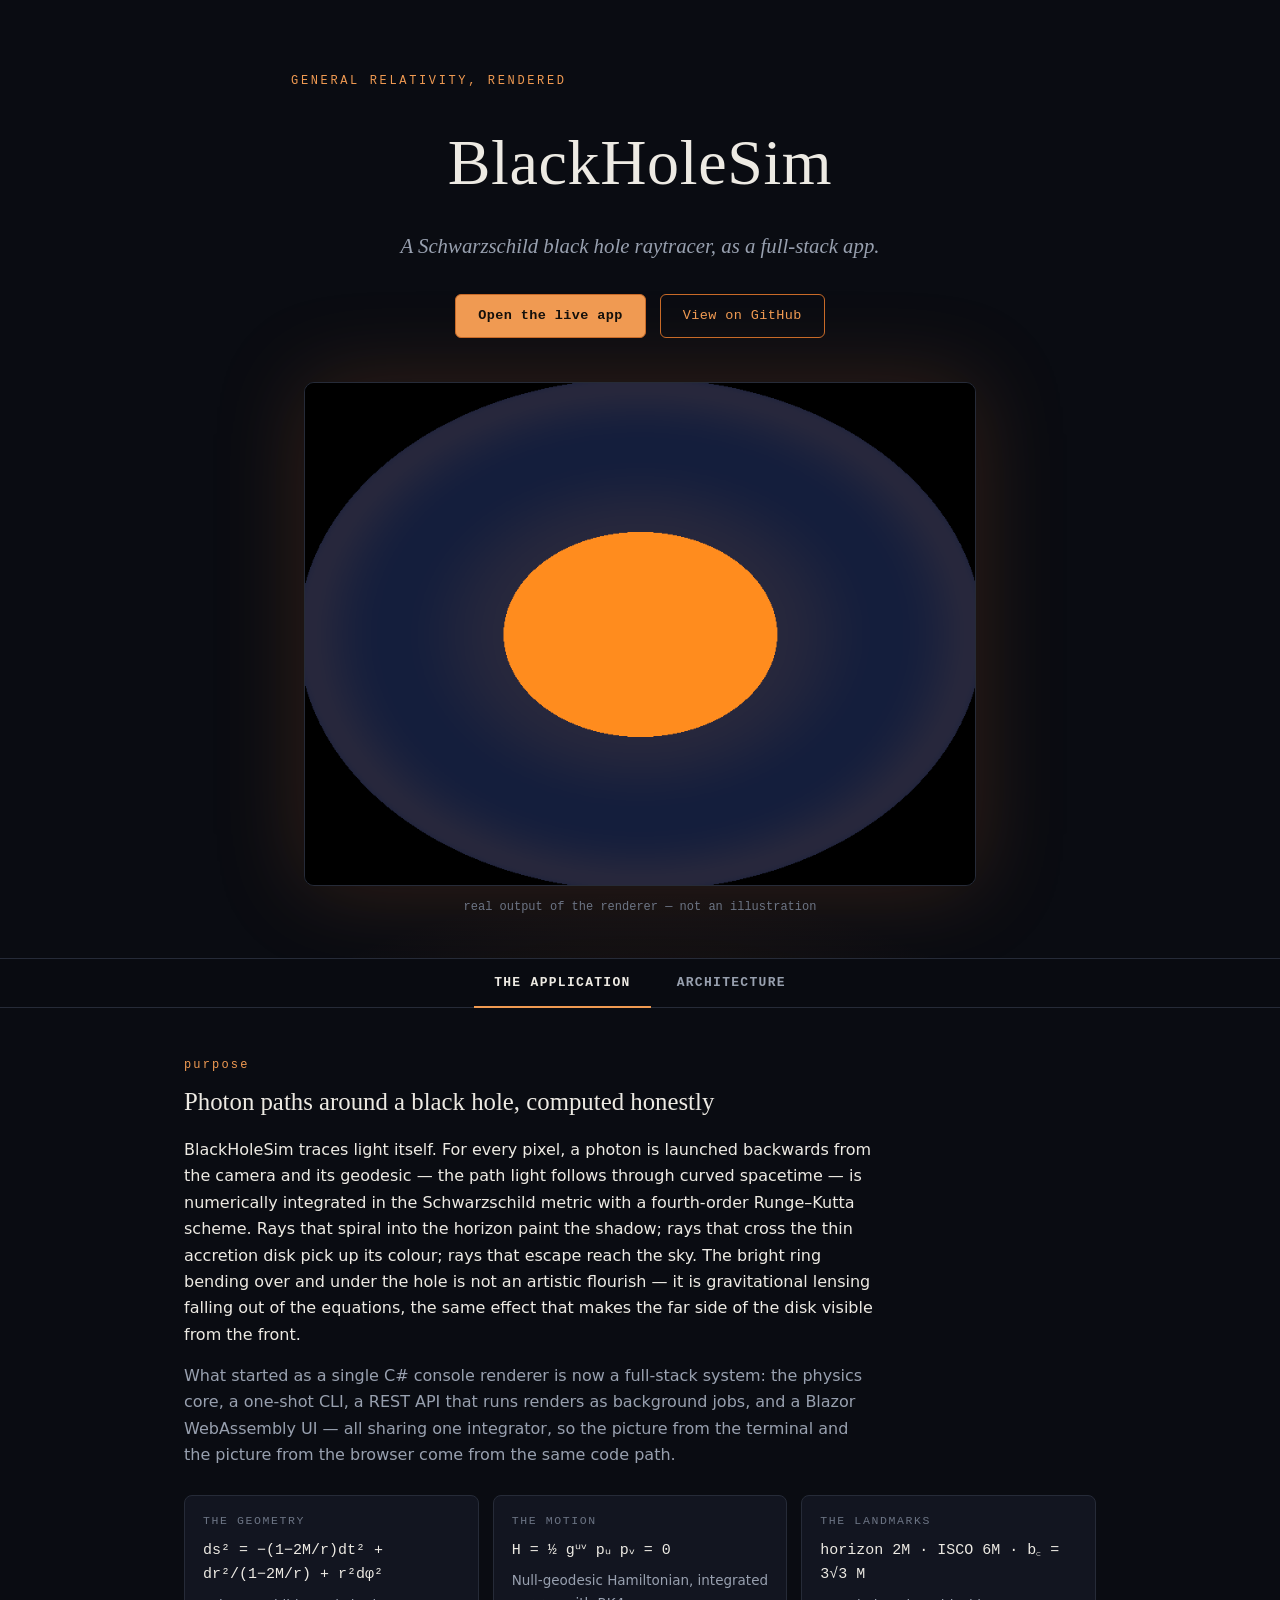
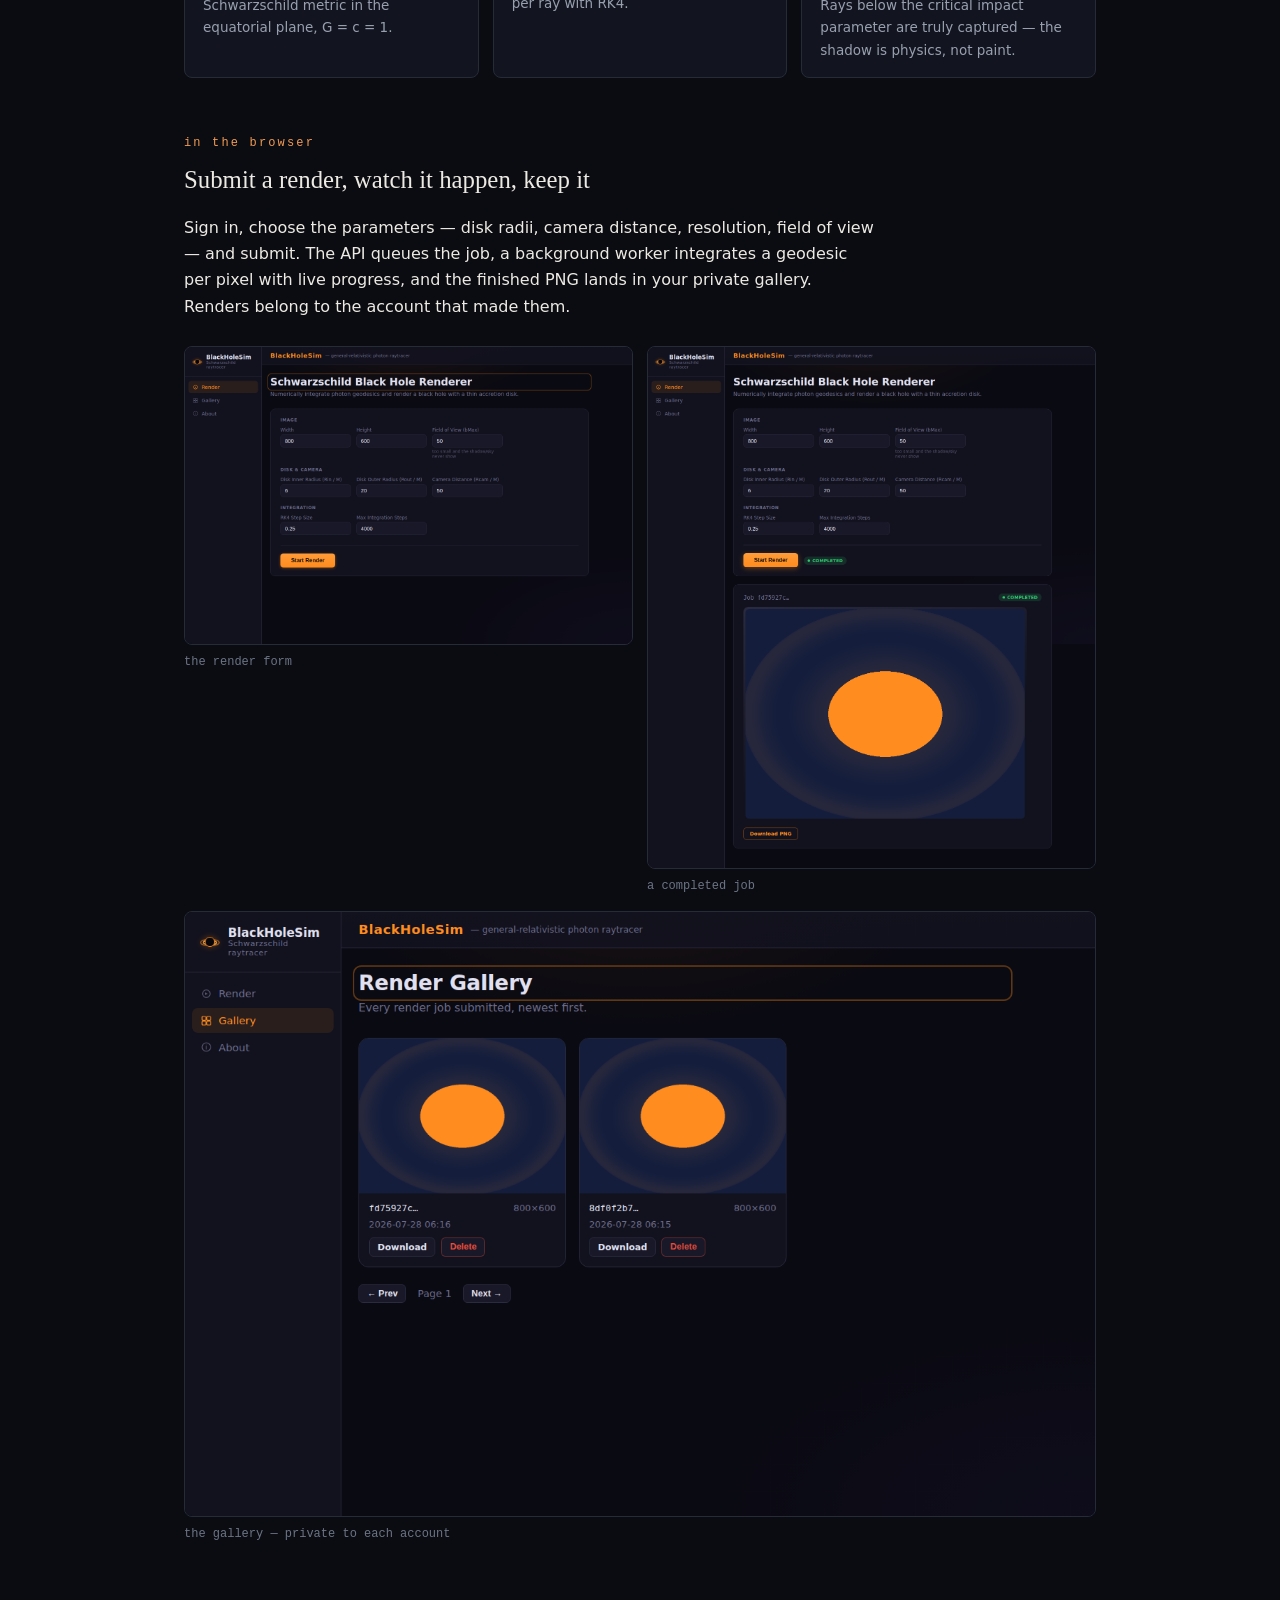
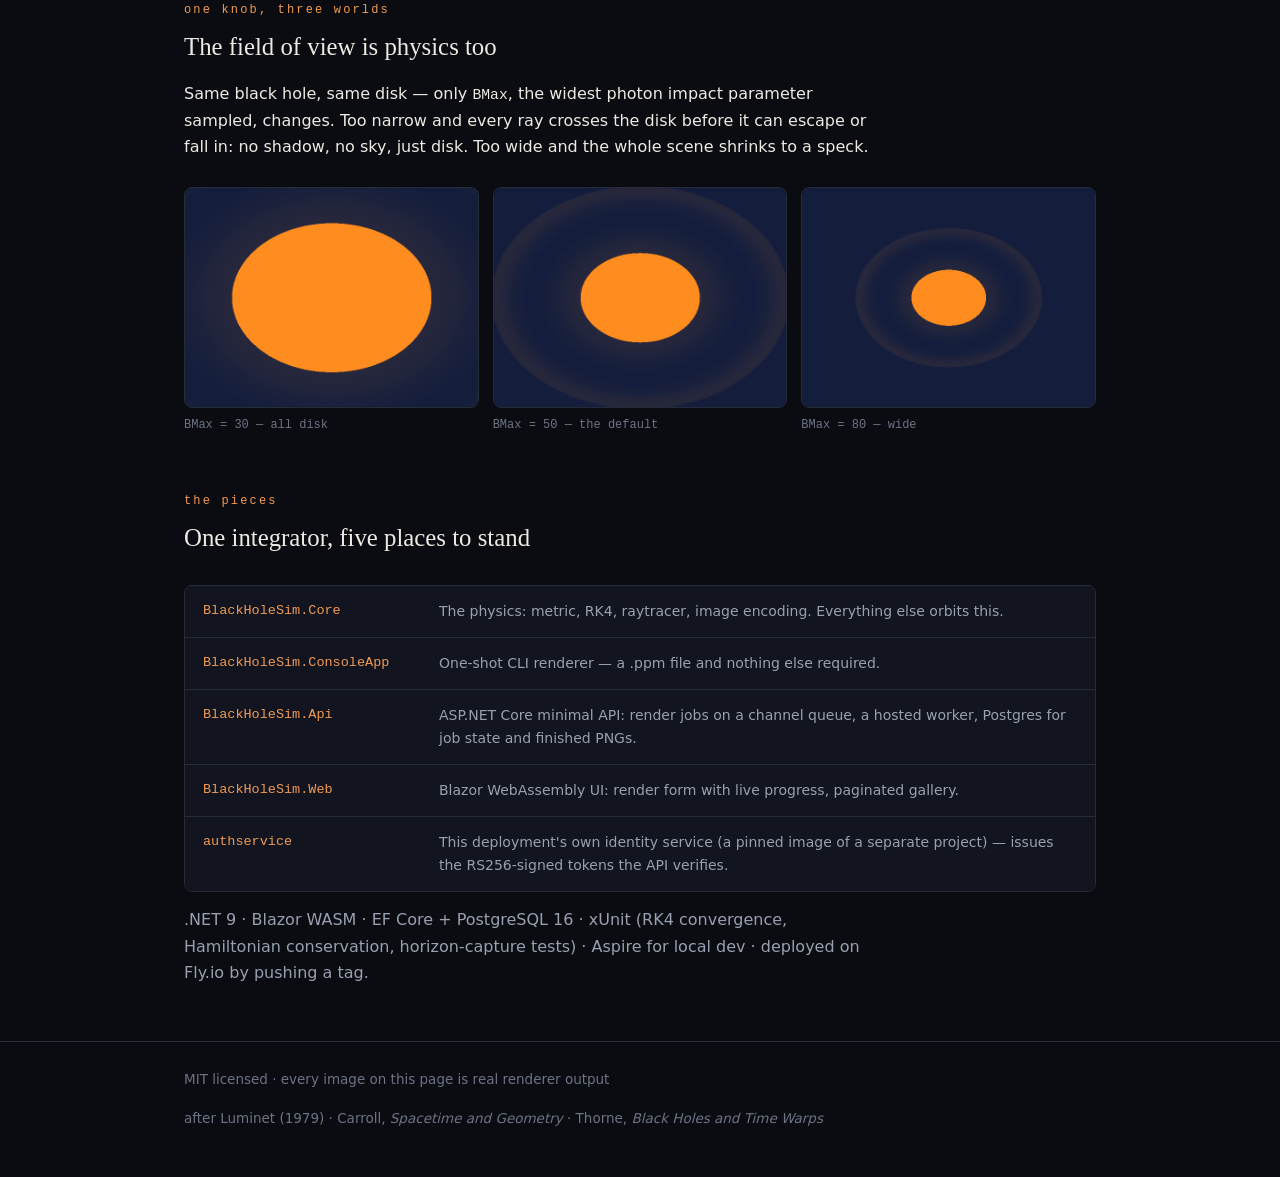
<file: docs/index.html>
<!doctype html>
<html lang="en">
<head>
<meta charset="utf-8">
<meta name="viewport" content="width=device-width, initial-scale=1">
<title>BlackHoleSim — a black hole raytracer, as a full-stack app</title>
<meta name="description" content="Photon geodesics in general relativity, numerically integrated in C# and rendered into an image of a black hole with a thin accretion disk — from a console renderer to a deployed web app.">
<meta property="og:title" content="BlackHoleSim">
<meta property="og:description" content="A Schwarzschild black hole raytracer, as a full-stack app.">
<meta property="og:image" content="https://konradcinkusz.github.io/black-hole-sim/example_blackhole.png">
<link rel="icon" href="data:image/svg+xml,%3Csvg xmlns='http://www.w3.org/2000/svg' viewBox='0 0 32 32'%3E%3Ccircle cx='16' cy='16' r='13' fill='none' stroke='%23F09A52' stroke-width='3'/%3E%3Ccircle cx='16' cy='16' r='7' fill='%23000'/%3E%3C/svg%3E">
<style>
  :root {
    --space: #0A0C12;
    --panel: #121520;
    --panel-2: #171B28;
    --ink: #EDEAE3;
    --muted: #98A0AF;
    --faint: #6C7484;
    --line: #262B38;
    --accent: #F09A52;
    --accent-deep: #C86A28;
    --accent-soft: rgba(240, 154, 82, 0.09);
    --ok: #46B87E;
    --idle: #8A93A2;
    --warn: #D9A83C;
    --serif: Georgia, "Iowan Old Style", "Palatino Linotype", "Times New Roman", serif;
    --sans: system-ui, -apple-system, "Segoe UI", Roboto, sans-serif;
    --mono: ui-monospace, "SF Mono", "Cascadia Code", "JetBrains Mono", Menlo, Consolas, monospace;
  }

  * { box-sizing: border-box; }
  html { scroll-behavior: smooth; }
  body {
    margin: 0;
    background: var(--space);
    color: var(--ink);
    font-family: var(--sans);
    font-size: 16px;
    line-height: 1.65;
    -webkit-font-smoothing: antialiased;
  }
  a { color: var(--accent); text-decoration-thickness: 1px; text-underline-offset: 3px; }
  a:hover { color: #F7B87E; }
  a:focus-visible, button:focus-visible {
    outline: 2px solid var(--accent);
    outline-offset: 3px;
    border-radius: 3px;
  }
  code { font-family: var(--mono); font-size: 0.92em; color: var(--ink); }
  img { max-width: 100%; height: auto; display: block; }

  .wrap { max-width: 960px; margin: 0 auto; padding: 0 24px; }

  /* ---------- hero ---------- */
  header {
    position: relative;
    padding: 72px 0 40px;
    text-align: center;
    background:
      radial-gradient(ellipse 620px 340px at 50% 118%, rgba(200, 106, 40, 0.16), transparent 70%),
      var(--space);
    border-bottom: 1px solid var(--line);
    overflow: hidden;
  }
  .eyebrow {
    font-family: var(--mono);
    font-size: 12px;
    letter-spacing: 0.22em;
    text-transform: uppercase;
    color: var(--accent);
    margin: 0 0 18px;
  }
  h1 {
    font-family: var(--serif);
    font-weight: 400;
    font-size: clamp(2.6rem, 7vw, 4rem);
    letter-spacing: 0.01em;
    margin: 0 0 14px;
    text-wrap: balance;
  }
  .tagline {
    font-family: var(--serif);
    font-style: italic;
    font-size: clamp(1.05rem, 2.6vw, 1.3rem);
    color: var(--muted);
    max-width: 34em;
    margin: 0 auto 30px;
    text-wrap: balance;
  }
  .cta { display: flex; gap: 14px; justify-content: center; flex-wrap: wrap; margin-bottom: 8px; }
  .btn {
    display: inline-block;
    font-family: var(--mono);
    font-size: 13.5px;
    letter-spacing: 0.03em;
    text-decoration: none;
    padding: 10px 22px;
    border-radius: 6px;
    border: 1px solid var(--accent-deep);
    transition: background 0.15s ease, color 0.15s ease;
  }
  .btn-solid { background: var(--accent); color: #14100B; font-weight: 600; }
  .btn-solid:hover { background: #F7B87E; color: #14100B; }
  .btn-ghost { color: var(--accent); }
  .btn-ghost:hover { background: var(--accent-soft); color: #F7B87E; }

  .hero-figure { margin: 44px auto 0; max-width: 720px; padding: 0 24px; }
  .hero-figure img {
    margin: 0 auto;
    border: 1px solid var(--line);
    border-radius: 10px;
    box-shadow: 0 0 90px rgba(200, 106, 40, 0.22);
  }
  .hero-figure figcaption {
    font-family: var(--mono);
    font-size: 12px;
    color: var(--faint);
    margin-top: 12px;
  }

  /* ---------- tabs ---------- */
  .tabs {
    display: flex;
    justify-content: center;
    gap: 6px;
    border-bottom: 1px solid var(--line);
    position: sticky;
    top: 0;
    background: rgba(10, 12, 18, 0.94);
    backdrop-filter: blur(6px);
    z-index: 10;
  }
  .tabs [role="tab"] {
    appearance: none;
    background: none;
    border: none;
    border-bottom: 2px solid transparent;
    margin-bottom: -1px;
    padding: 16px 20px;
    font-family: var(--mono);
    font-size: 13px;
    font-weight: 600;
    letter-spacing: 0.1em;
    text-transform: uppercase;
    color: var(--muted);
    cursor: pointer;
    transition: color 0.15s ease;
  }
  .tabs [role="tab"]:hover { color: var(--ink); }
  .tabs [role="tab"][aria-selected="true"] { color: var(--ink); border-bottom-color: var(--accent); }

  main { padding: 48px 0 40px; }
  section[role="tabpanel"] > .wrap > *:first-child { margin-top: 0; }

  h2 {
    font-family: var(--serif);
    font-weight: 400;
    font-size: 1.55rem;
    margin: 56px 0 14px;
    text-wrap: balance;
  }
  h2:first-child { margin-top: 0; }
  h2 .no {
    font-family: var(--mono);
    font-size: 12px;
    color: var(--accent);
    letter-spacing: 0.18em;
    display: block;
    margin-bottom: 6px;
  }
  p { max-width: 68ch; margin: 0 0 15px; color: var(--ink); }
  .dim { color: var(--muted); }

  /* physics strip */
  .facts { display: grid; grid-template-columns: repeat(3, 1fr); gap: 14px; margin: 26px 0 0; }
  @media (max-width: 720px) { .facts { grid-template-columns: 1fr; } }
  .fact {
    background: var(--panel);
    border: 1px solid var(--line);
    border-radius: 8px;
    padding: 16px 18px;
  }
  .fact .k { font-family: var(--mono); font-size: 11.5px; letter-spacing: 0.14em; text-transform: uppercase; color: var(--faint); margin: 0 0 8px; }
  .fact .v { font-family: var(--mono); font-size: 15px; color: var(--ink); margin: 0 0 6px; }
  .fact p { font-size: 13.5px; color: var(--muted); margin: 0; }

  /* screenshots */
  .shots { display: grid; grid-template-columns: 1fr 1fr; gap: 14px; margin-top: 26px; }
  @media (max-width: 720px) { .shots { grid-template-columns: 1fr; } }
  .shots figure, .strip figure { margin: 0; }
  .shots img, .strip img { border: 1px solid var(--line); border-radius: 8px; background: var(--panel); }
  .shots figcaption, .strip figcaption { font-family: var(--mono); font-size: 12px; color: var(--faint); margin-top: 8px; }
  .shots .wide { grid-column: 1 / -1; }

  .strip { display: grid; grid-template-columns: repeat(3, 1fr); gap: 14px; margin-top: 26px; }
  @media (max-width: 720px) { .strip { grid-template-columns: 1fr; } }

  /* pieces */
  .pieces { margin: 26px 0 0; display: grid; gap: 0; border: 1px solid var(--line); border-radius: 8px; overflow: hidden; }
  .piece {
    display: grid;
    grid-template-columns: 220px 1fr;
    gap: 16px;
    padding: 14px 18px;
    background: var(--panel);
    border-bottom: 1px solid var(--line);
  }
  .piece:last-child { border-bottom: none; }
  @media (max-width: 720px) { .piece { grid-template-columns: 1fr; gap: 2px; } }
  .piece code { color: var(--accent); font-size: 13.5px; }
  .piece span { color: var(--muted); font-size: 14px; }

  /* ---------- architecture tab ---------- */
  .diagram-wrap {
    background: var(--panel);
    border: 1px solid var(--line);
    border-radius: 10px;
    padding: 20px 14px 12px;
    overflow-x: auto;
    margin-top: 26px;
  }
  .diagram-wrap svg { display: block; min-width: 760px; max-width: 100%; height: auto; margin: 0 auto; }
  figure.diagram { margin: 0; }
  figure.diagram figcaption { font-size: 13.5px; color: var(--muted); margin-top: 12px; max-width: 74ch; }

  .box { fill: var(--panel-2); stroke: var(--line); stroke-width: 1.2; }
  .browser-box { fill: var(--space); stroke: var(--muted); stroke-width: 1.2; }
  .boundary { fill: none; stroke: var(--muted); stroke-width: 1; stroke-dasharray: 5 5; opacity: 0.75; }
  .band { fill: var(--accent-soft); stroke: none; }
  .name { font-family: var(--mono); font-size: 13px; font-weight: 600; fill: var(--ink); }
  .meta { font-family: var(--sans); font-size: 11.5px; fill: var(--muted); }
  .lbl { font-family: var(--sans); font-size: 12px; fill: var(--muted); }
  .lbl-strong { font-family: var(--mono); font-size: 11.5px; fill: var(--ink); }
  .lbl-accent { font-family: var(--sans); font-size: 11.5px; fill: var(--accent); }
  .edge { fill: none; stroke: var(--muted); stroke-width: 1.4; }
  .edge-private { fill: none; stroke: var(--muted); stroke-width: 1.4; stroke-dasharray: 4 4; }
  .edge-accent { fill: none; stroke: var(--accent); stroke-width: 1.6; }
  .head { fill: var(--muted); }
  .head-accent { fill: var(--accent); }
  .dot-on { fill: var(--ok); }
  .dot-zero { fill: none; stroke: var(--idle); stroke-width: 1.5; }
  .cyl { fill: var(--space); stroke: var(--muted); stroke-width: 1; }
  .origin { fill: var(--accent); }

  .table-wrap { overflow-x: auto; border: 1px solid var(--line); border-radius: 8px; margin-top: 26px; }
  table { border-collapse: collapse; width: 100%; font-size: 14px; background: var(--panel); }
  th {
    font-family: var(--mono);
    font-size: 11px;
    letter-spacing: 0.09em;
    text-transform: uppercase;
    text-align: left;
    color: var(--faint);
    font-weight: 600;
    padding: 11px 16px;
    border-bottom: 1px solid var(--line);
    white-space: nowrap;
  }
  td { padding: 11px 16px; border-bottom: 1px solid var(--line); vertical-align: top; color: var(--muted); }
  td:first-child { color: var(--ink); white-space: nowrap; }
  tr:last-child td { border-bottom: none; }
  td code { white-space: nowrap; }

  footer {
    border-top: 1px solid var(--line);
    padding: 26px 0 48px;
    font-size: 13.5px;
    color: var(--faint);
  }
  footer .wrap { display: flex; justify-content: space-between; gap: 16px; flex-wrap: wrap; }

  @media (prefers-reduced-motion: reduce) {
    html { scroll-behavior: auto; }
    .btn, .tabs [role="tab"] { transition: none; }
  }
</style>
</head>
<body>

<header>
  <div class="wrap">
    <p class="eyebrow">general relativity, rendered</p>
    <h1>BlackHoleSim</h1>
    <p class="tagline">A Schwarzschild black hole raytracer, as a full-stack app.</p>
    <div class="cta">
      <a class="btn btn-solid" href="https://blackholesim-web.fly.dev">Open the live app</a>
      <a class="btn btn-ghost" href="https://github.com/konradcinkusz/black-hole-sim">View on GitHub</a>
    </div>
  </div>
  <figure class="hero-figure">
    <img src="example_blackhole.png" width="720" alt="Rendered image of a black hole: a dark central shadow surrounded by a bright orange accretion disk, bent above and below the hole by gravitational lensing.">
    <figcaption>real output of the renderer — not an illustration</figcaption>
  </figure>
</header>

<div class="tabs" role="tablist" aria-label="Page sections">
  <button type="button" role="tab" id="tab-app" aria-controls="panel-app" aria-selected="true">The application</button>
  <button type="button" role="tab" id="tab-arch" aria-controls="panel-arch" aria-selected="false" tabindex="-1">Architecture</button>
</div>

<main>
  <!-- ============================ TAB 1 ============================ -->
  <section id="panel-app" role="tabpanel" aria-labelledby="tab-app">
    <div class="wrap">

      <h2><span class="no">purpose</span>Photon paths around a black hole, computed honestly</h2>
      <p>
        BlackHoleSim traces light itself. For every pixel, a photon is launched backwards from the
        camera and its geodesic — the path light follows through curved spacetime — is numerically
        integrated in the Schwarzschild metric with a fourth-order Runge–Kutta scheme. Rays that
        spiral into the horizon paint the shadow; rays that cross the thin accretion disk pick up
        its colour; rays that escape reach the sky. The bright ring bending over and under the hole
        is not an artistic flourish — it is gravitational lensing falling out of the equations,
        the same effect that makes the far side of the disk visible from the front.
      </p>
      <p class="dim">
        What started as a single C# console renderer is now a full-stack system: the physics core,
        a one-shot CLI, a REST API that runs renders as background jobs, and a Blazor WebAssembly
        UI — all sharing one integrator, so the picture from the terminal and the picture from the
        browser come from the same code path.
      </p>

      <div class="facts" aria-label="Key physical quantities">
        <div class="fact">
          <p class="k">the geometry</p>
          <p class="v">ds² = −(1−2M/r)dt² + dr²/(1−2M/r) + r²dφ²</p>
          <p>Schwarzschild metric in the equatorial plane, G = c = 1.</p>
        </div>
        <div class="fact">
          <p class="k">the motion</p>
          <p class="v">H = ½ gᵘᵛ pᵤ pᵥ = 0</p>
          <p>Null-geodesic Hamiltonian, integrated per ray with RK4.</p>
        </div>
        <div class="fact">
          <p class="k">the landmarks</p>
          <p class="v">horizon 2M · ISCO 6M · b꜀ = 3√3 M</p>
          <p>Rays below the critical impact parameter are truly captured — the shadow is physics, not paint.</p>
        </div>
      </div>

      <h2><span class="no">in the browser</span>Submit a render, watch it happen, keep it</h2>
      <p>
        Sign in, choose the parameters — disk radii, camera distance, resolution, field of view —
        and submit. The API queues the job, a background worker integrates a geodesic per pixel with
        live progress, and the finished PNG lands in your private gallery. Renders belong to the
        account that made them.
      </p>
      <div class="shots">
        <figure>
          <img src="img/web-render-form.png" alt="The render form in the web UI, with fields for disk radii, camera distance, resolution and BMax.">
          <figcaption>the render form</figcaption>
        </figure>
        <figure>
          <img src="img/web-render-result.png" alt="A completed render job in the web UI showing the finished black hole image and job details.">
          <figcaption>a completed job</figcaption>
        </figure>
        <figure class="wide">
          <img src="img/web-gallery.png" alt="The gallery page of the web UI showing a grid of finished black hole renders.">
          <figcaption>the gallery — private to each account</figcaption>
        </figure>
      </div>

      <h2><span class="no">one knob, three worlds</span>The field of view is physics too</h2>
      <p>
        Same black hole, same disk — only <code>BMax</code>, the widest photon impact parameter
        sampled, changes. Too narrow and every ray crosses the disk before it can escape or fall in:
        no shadow, no sky, just disk. Too wide and the whole scene shrinks to a speck.
      </p>
      <div class="strip">
        <figure>
          <img src="img/sim_bmax30.png" alt="Render with BMax 30: the frame is filled with flat disk colour, no shadow or sky visible.">
          <figcaption>BMax = 30 — all disk</figcaption>
        </figure>
        <figure>
          <img src="img/sim_bmax50.png" alt="Render with BMax 50: shadow, lensed disk and sky in balanced proportion.">
          <figcaption>BMax = 50 — the default</figcaption>
        </figure>
        <figure>
          <img src="img/sim_bmax80.png" alt="Render with BMax 80: a small black hole and disk in a mostly empty frame.">
          <figcaption>BMax = 80 — wide</figcaption>
        </figure>
      </div>

      <h2><span class="no">the pieces</span>One integrator, five places to stand</h2>
      <div class="pieces">
        <div class="piece"><code>BlackHoleSim.Core</code><span>The physics: metric, RK4, raytracer, image encoding. Everything else orbits this.</span></div>
        <div class="piece"><code>BlackHoleSim.ConsoleApp</code><span>One-shot CLI renderer — a .ppm file and nothing else required.</span></div>
        <div class="piece"><code>BlackHoleSim.Api</code><span>ASP.NET Core minimal API: render jobs on a channel queue, a hosted worker, Postgres for job state and finished PNGs.</span></div>
        <div class="piece"><code>BlackHoleSim.Web</code><span>Blazor WebAssembly UI: render form with live progress, paginated gallery.</span></div>
        <div class="piece"><code>authservice</code><span>This deployment's own identity service (a pinned image of a separate project) — issues the RS256-signed tokens the API verifies.</span></div>
      </div>
      <p class="dim" style="margin-top:15px;">
        .NET 9 · Blazor WASM · EF Core + PostgreSQL 16 · xUnit (RK4 convergence, Hamiltonian
        conservation, horizon-capture tests) · Aspire for local dev · deployed on Fly.io by pushing a tag.
      </p>

    </div>
  </section>

  <!-- ============================ TAB 2 ============================ -->
  <section id="panel-arch" role="tabpanel" aria-labelledby="tab-arch" hidden>
    <div class="wrap">

      <h2><span class="no">deployed on fly.io</span>Four apps, one per service</h2>
      <p>
        The web app only hands the browser a bundle — after that, the <em>browser</em> talks to the
        API and the identity service directly, cross-origin. Server-side there are exactly three
        edges: two private ones into Postgres, and one deliberate public one for key discovery.
      </p>

      <figure class="diagram">
        <div class="diagram-wrap">
        <svg viewBox="0 0 920 600" role="img"
             aria-label="Topology of the four BlackHoleSim Fly apps: the browser loads the bundle from blackholesim-web, signs in against blackholesim-auth, and calls blackholesim-api with a bearer token — all through the Fly edge proxy. The API and auth service each reach blackholesim-postgres over the private network; the API fetches auth's public keys over its public hostname so the proxy can wake it.">
          <defs>
            <marker id="arw" markerWidth="8" markerHeight="8" refX="7" refY="4" orient="auto">
              <path class="head" d="M0,0 L8,4 L0,8 z"/>
            </marker>
            <marker id="arwA" markerWidth="8" markerHeight="8" refX="7" refY="4" orient="auto">
              <path class="head-accent" d="M0,0 L8,4 L0,8 z"/>
            </marker>
          </defs>

          <rect class="browser-box" x="370" y="24" width="180" height="52" rx="5"/>
          <text class="name" x="460" y="47" text-anchor="middle">Browser</text>
          <text class="meta" x="460" y="64" text-anchor="middle">Blazor WASM runs here</text>

          <rect class="boundary" x="40" y="120" width="840" height="464" rx="8"/>
          <rect class="band" x="41" y="121" width="838" height="35"/>
          <text class="lbl-strong" x="56" y="142">Fly edge proxy · *.fly.dev · TLS · wakes stopped machines</text>
          <text class="lbl" x="56" y="572">Fly.io org · private network (6PN) · all apps in fra</text>

          <polyline class="edge" points="410,76 410,96 175,96 175,206" marker-end="url(#arw)"/>
          <polyline class="edge" points="460,76 460,206" marker-end="url(#arw)"/>
          <polyline class="edge" points="510,76 510,96 735,96 735,206" marker-end="url(#arw)"/>
          <text class="lbl" x="175" y="184" text-anchor="middle">① app bundle</text>
          <text class="lbl" x="448" y="184" text-anchor="end">② sign-in · tokens</text>
          <text class="lbl" x="745" y="112">③ /api/* · Bearer</text>

          <circle class="origin" cx="660" cy="206" r="3"/>
          <polyline class="edge-accent" points="660,206 660,138 520,138 520,206" marker-end="url(#arwA)"/>
          <text class="lbl-accent" x="532" y="176">jwks.json — public keys only, fetched lazily</text>
          <text class="lbl-accent" x="532" y="192">public hostname, so the proxy can wake auth</text>

          <rect class="box" x="70" y="210" width="210" height="90" rx="5"/>
          <circle class="dot-zero" cx="264" cy="226" r="4"/>
          <text class="name" x="86" y="234">blackholesim-web</text>
          <text class="meta" x="86" y="254">nginx · serves the WASM bundle</text>
          <text class="meta" x="86" y="272">scales to zero · 256 MB</text>

          <rect class="box" x="330" y="210" width="230" height="90" rx="5"/>
          <circle class="dot-zero" cx="544" cy="226" r="4"/>
          <text class="name" x="346" y="234">blackholesim-auth</text>
          <text class="meta" x="346" y="254">authservice v0.3.0 · pinned image</text>
          <text class="meta" x="346" y="272">scales to zero · signs RS256</text>

          <rect class="box" x="620" y="210" width="230" height="90" rx="5"/>
          <circle class="dot-on" cx="834" cy="226" r="4"/>
          <text class="name" x="636" y="234">blackholesim-api</text>
          <text class="meta" x="636" y="254">ASP.NET Core · RenderWorker</text>
          <text class="meta" x="636" y="272">1 machine pinned · 2x CPU · 1 GB</text>

          <polyline class="edge-private" points="445,300 445,412 560,412 560,436" marker-end="url(#arw)"/>
          <polyline class="edge-private" points="735,300 735,436" marker-end="url(#arw)"/>
          <text class="lbl" x="455" y="340">db authservice</text>
          <text class="lbl" x="727" y="340" text-anchor="end">db blackholesim</text>

          <rect class="box" x="470" y="440" width="320" height="120" rx="5"/>
          <circle class="dot-on" cx="774" cy="456" r="4"/>
          <text class="name" x="486" y="464">blackholesim-postgres</text>
          <text class="meta" x="486" y="482">postgres:16 · 1 machine · 3 GB volume</text>
          <text class="lbl-strong" x="486" y="502">.internal:5432 — no public IP</text>
          <path class="cyl" d="M518,522 a22,6 0 0 1 44,0 v22 a22,6 0 0 1 -44,0 z"/>
          <ellipse class="cyl" cx="540" cy="522" rx="22" ry="6"/>
          <text class="meta" x="570" y="538">authservice</text>
          <path class="cyl" d="M638,522 a22,6 0 0 1 44,0 v22 a22,6 0 0 1 -44,0 z"/>
          <ellipse class="cyl" cx="660" cy="522" rx="22" ry="6"/>
          <text class="meta" x="690" y="538">blackholesim</text>

          <line class="edge" x1="70" y1="452" x2="118" y2="452" marker-end="url(#arw)"/>
          <text class="lbl" x="128" y="456">browser-originated HTTPS, cross-origin</text>
          <line class="edge-accent" x1="70" y1="478" x2="118" y2="478" marker-end="url(#arwA)"/>
          <text class="lbl" x="128" y="482">server-to-server, via the public proxy</text>
          <line class="edge-private" x1="70" y1="504" x2="118" y2="504" marker-end="url(#arw)"/>
          <text class="lbl" x="128" y="508">private network (6PN), never public</text>
          <circle class="dot-on" cx="76" cy="532" r="4"/>
          <text class="lbl" x="88" y="536">machine always running</text>
          <circle class="dot-zero" cx="76" cy="556" r="4"/>
          <text class="lbl" x="88" y="560">stops when idle, proxy restarts it</text>
        </svg>
        </div>
        <figcaption>
          All user traffic enters through the Fly edge proxy, which is also what lets
          <code>web</code> and <code>auth</code> scale to zero. Server-side, Postgres is reachable only over
          the private network, while the API reaches auth over its public hostname — the one arrow worth
          reading twice.
        </figcaption>
      </figure>

      <h2><span class="no">the edges</span>Every arrow, spelled out</h2>
      <div class="table-wrap">
        <table>
          <thead>
            <tr><th>Edge</th><th>What moves</th><th>Why this address</th></tr>
          </thead>
          <tbody>
            <tr>
              <td>① browser → web</td>
              <td>The Blazor WASM bundle, plus <code>appsettings.json</code> rewritten at container start with the API and auth URLs.</td>
              <td>Only a browser ever calls this app — a cold start is a slow first page, not a failed call.</td>
            </tr>
            <tr>
              <td>② browser → auth</td>
              <td>Register, sign-in, token refresh. Issues RS256-signed JWTs; never proxied through the API.</td>
              <td>Cross-origin from the web app's origin, allowed explicitly via CORS.</td>
            </tr>
            <tr>
              <td>③ browser → api</td>
              <td>All <code>/api/*</code> calls with <code>Authorization: Bearer</code> — submit render, poll status, fetch PNG, delete.</td>
              <td>Same CORS story; the API validates the token signature locally on every request.</td>
            </tr>
            <tr>
              <td>api → auth</td>
              <td>Public signing keys only, from <code>/.well-known/jwks.json</code> — fetched lazily, then cached. The API holds no key material and cannot mint tokens.</td>
              <td>Deliberately the <em>public</em> hostname, not <code>.internal</code>: auth scales to zero and only proxy traffic wakes a stopped machine.</td>
            </tr>
            <tr>
              <td>api → postgres</td>
              <td>Job state and finished PNG blobs, database <code>blackholesim</code>.</td>
              <td>Private network only — the database has no public IP at all.</td>
            </tr>
            <tr>
              <td>auth → postgres</td>
              <td>Accounts and refresh tokens, in its <em>own</em> logical database <code>authservice</code>.</td>
              <td>Same instance to avoid a second always-on Postgres; separate database, not a shared schema.</td>
            </tr>
          </tbody>
        </table>
      </div>

      <h2><span class="no">operations</span>Deploying is pushing a tag</h2>
      <p>
        A <code>v*</code> tag runs the pipeline: tests, then building only the images that changed since
        the previous tag, then deploying <code>postgres → auth → api → web</code>. An app that does not
        exist yet counts as changed, so one tag against an empty Fly organisation provisions everything.
        The deploy gate checks what a health probe cannot: that the identity service's JWKS actually
        publishes a key — without one it would serve a valid but empty key set, and every token would be
        rejected while everything looked green.
      </p>
      <p class="dim">
        The API keeps one machine pinned so a background render is never stopped mid-flight; web and auth
        scale to zero between visits. Sizing, cost and the reasoning behind each number live in
        <a href="https://github.com/konradcinkusz/black-hole-sim/blob/master/flyio/INFRASTRUCTURE-ANALYSIS.md">flyio/INFRASTRUCTURE-ANALYSIS.md</a>.
      </p>

    </div>
  </section>
</main>

<footer>
  <div class="wrap">
    <span>MIT licensed · every image on this page is real renderer output</span>
    <span>after Luminet (1979) · Carroll, <em>Spacetime and Geometry</em> · Thorne, <em>Black Holes and Time Warps</em></span>
  </div>
</footer>

<script>
  (function () {
    var tabs = Array.prototype.slice.call(document.querySelectorAll('[role="tab"]'));
    var hashFor = { 'tab-app': '', 'tab-arch': '#architecture' };
    function select(tab, focus, setHash) {
      tabs.forEach(function (t) {
        var on = t === tab;
        t.setAttribute('aria-selected', on ? 'true' : 'false');
        t.tabIndex = on ? 0 : -1;
        document.getElementById(t.getAttribute('aria-controls')).hidden = !on;
      });
      if (focus) tab.focus();
      if (setHash && history.replaceState) {
        history.replaceState(null, '', location.pathname + location.search + hashFor[tab.id]);
      }
    }
    tabs.forEach(function (t, i) {
      t.addEventListener('click', function () { select(t, false, true); });
      t.addEventListener('keydown', function (e) {
        var d = e.key === 'ArrowRight' ? 1 : e.key === 'ArrowLeft' ? -1 : 0;
        if (d) {
          e.preventDefault();
          select(tabs[(i + d + tabs.length) % tabs.length], true, true);
        }
      });
    });
    if (location.hash === '#architecture') {
      select(document.getElementById('tab-arch'), false, false);
    }
  })();
</script>

</body>
</html>
</file>
